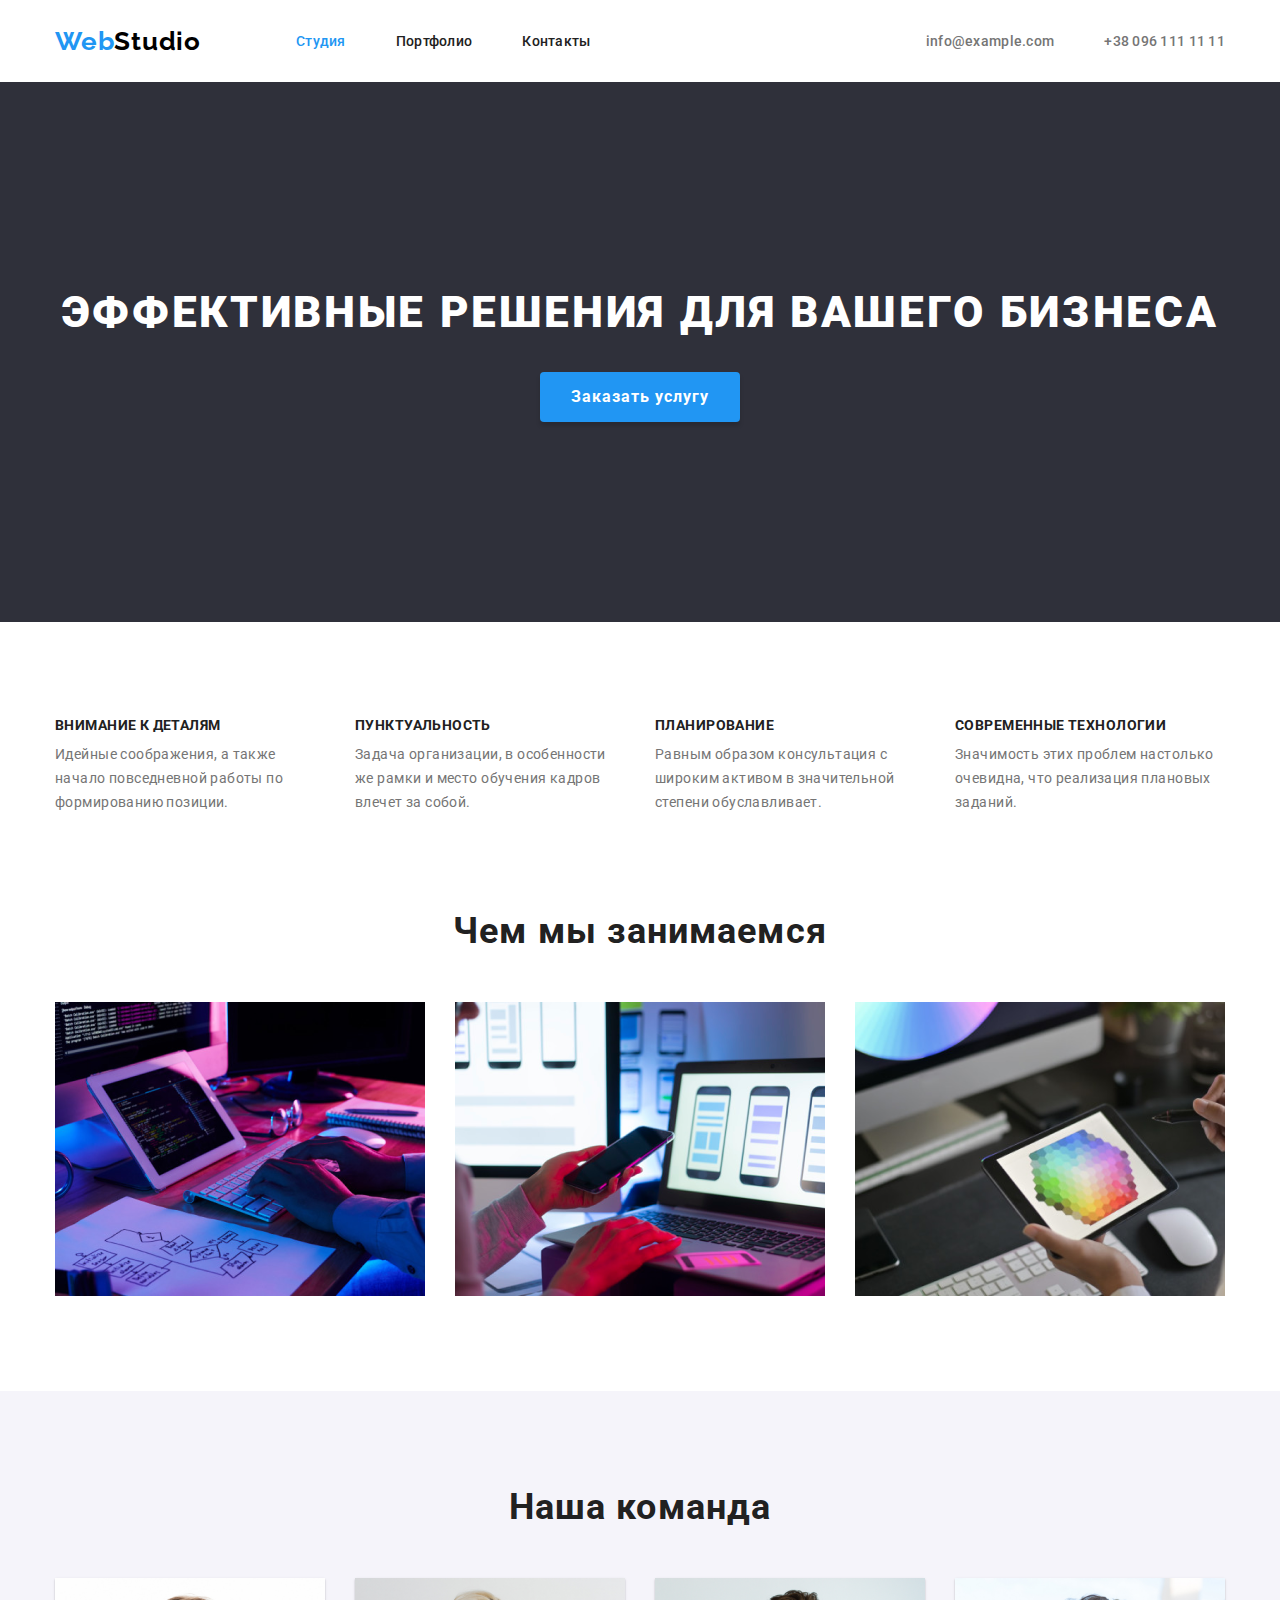
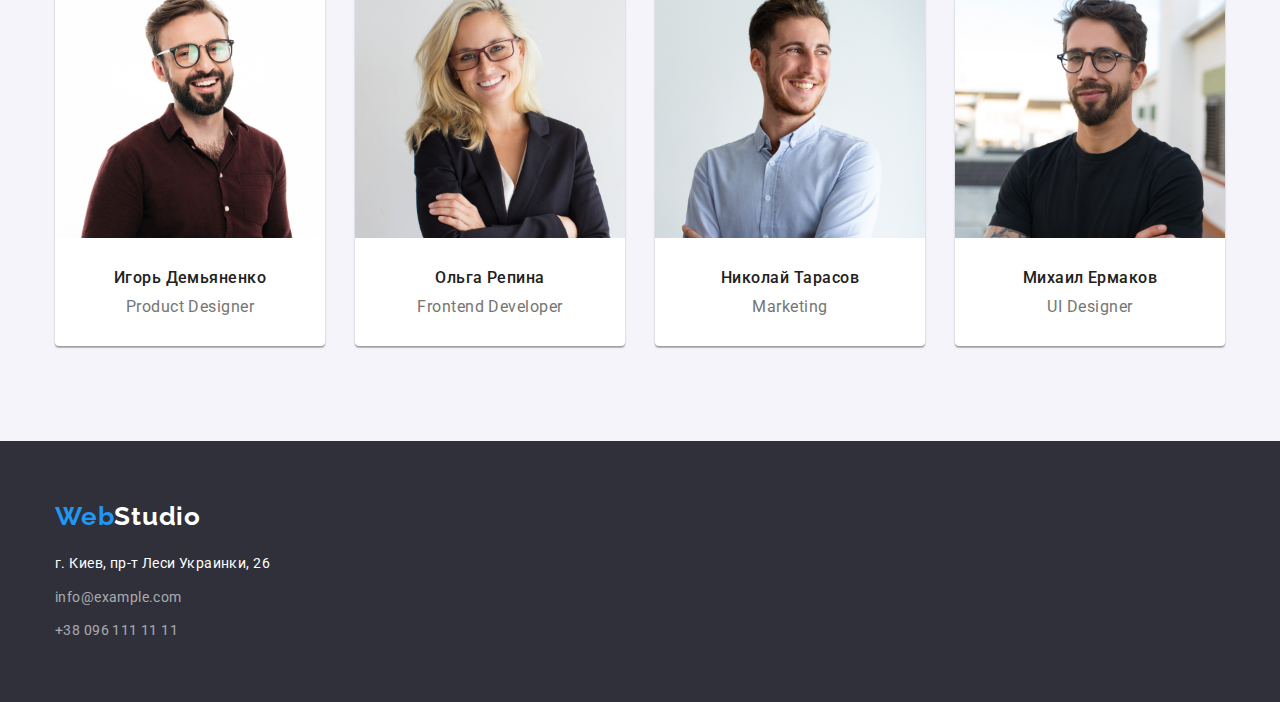
<file: index.html>
<!DOCTYPE html>
<html lang="ru">
  <head>
    <meta charset="UTF-8" />
    <meta name="viewport" content="width=device-width, initial-scale=1.0" />
    <title>WebStudio</title>
    <link rel="preconnect" href="https://fonts.gstatic.com" />
    <link
      href="https://fonts.googleapis.com/css2?family=Raleway:wght@700&family=Roboto:wght@400;500;700;900&display=swap"
      rel="stylesheet"
    />
    <link
      rel="stylesheet"
      href="https://cdnjs.cloudflare.com/ajax/libs/modern-normalize/1.0.0/modern-normalize.min.css"
    />
    <link rel="stylesheet" href="./css/style.css" />
  </head>

  <body class="page">
    <!--Верхняя линия-->
    <header class="header-main">
      <div class="main-nav container">
        <nav class="navigation">
          <a class="logo-main link" href="./">
            <span class="logo-blue">Web</span>Studio
          </a>

          <ul class="site-nav">
            <li class="site-nav-list list">
              <a class="site-nav-link link" href="./index.html">
                <span class="studio-blue">Студия</span>
              </a>
            </li>
            <li class="site-nav-list list">
              <a class="site-nav-link link" href="./portfolio.html"
                >Портфолио</a
              >
            </li>
            <li class="site-nav-list list">
              <a class="site-nav-link link" href="#">Контакты</a>
            </li>
          </ul>
        </nav>

        <ul class="contacts">
          <li class="contacts-list list">
            <a class="contacts-link link" href="mailto:info@example.com"
              >info@example.com</a
            >
          </li>
          <li class="contacts-list list">
            <a class="contacts-link link" href="tel:+380961111111"
              >+38 096 111 11 11</a
            >
          </li>
        </ul>
      </div>
    </header>

    <!--Шапка-->
    <main class="main-info">
      <section class="hero">
        <div class="container">
          <h1 class="hero-title">Эффективные решения для вашего бизнеса</h1>
          <button class="hero-btn border-btn" type="button">
            Заказать услугу
          </button>
        </div>
      </section>

      <!--Особенности-->
      <section class="features">
        <div class="container">
          <h2 hidden>Особенности и преимущества</h2>
          <ul class="features-list">
            <li class="features-list-item list">
              <h3 class="features-title">Внимание к деталям</h3>
              <p class="features-text">
                Идейные соображения, а также начало повседневной работы по
                формированию позиции.
              </p>
            </li>

            <li class="features-list-item list">
              <h3 class="features-title">Пунктуальность</h3>
              <p class="features-text">
                Задача организации, в особенности же рамки и место обучения
                кадров влечет за собой.
              </p>
            </li>

            <li class="features-list-item list">
              <h3 class="features-title">Планирование</h3>
              <p class="features-text">
                Равным образом консультация с широким активом в значительной
                степени обуславливает.
              </p>
            </li>

            <li class="features-list-item list">
              <h3 class="features-title">Современные технологии</h3>
              <p class="features-text">
                Значимость этих проблем настолько очевидна, что реализация
                плановых заданий.
              </p>
            </li>
          </ul>
        </div>
      </section>

      <!--Чем мы занимаемся-->
      <section class="what-we-do">
        <div class="container">
          <h2 class="title-for-two-blocks">Чем мы занимаемся</h2>
          <ul class="what-we-do-list">
            <li class="what-we-do-item list">
              <img
                class="what-we-do-img"
                src="./img/what-are-we-doing/writin-code.png"
                alt="Программист пишет код"
                width="370"
                height="294"
              />
            </li>

            <li class="what-we-do-item list">
              <img
                class="what-we-do-img"
                src="./img/what-are-we-doing/work-with-mobile-applications.png"
                alt="Дизайнер выбирает оформление мобильного приложения"
                width="370"
                height="294"
              />
            </li>

            <li class="what-we-do-item list">
              <img
                class="what-we-do-img"
                src="./img/what-are-we-doing/web-design.png"
                alt="Дизайнер выбирает цвета на планшете"
                width="370"
                height="294"
              />
            </li>
          </ul>
        </div>
      </section>

      <!--Наша команда-->
      <section class="our-team">
        <div class="container">
          <h2 class="title-for-two-blocks">Наша команда</h2>
          <ul class="our-team-list">
            <li class="our-team-item list">
              <img
                class="our-team-img"
                src="./img/our-team/igor-demyanenko.jpg"
                alt="Игорь Демьяненко"
                width="270"
                height="260"
              />
              <div class="our-team-description">
                <h3 class="our-team-title">Игорь Демьяненко</h3>
                <p class="our-team-prof" lang="en">Product Designer</p>
              </div>
            </li>

            <li class="our-team-item list">
              <img
                class="our-team-img"
                src="./img/our-team/olga-repina.jpg"
                alt="Ольга Репина"
                width="270"
                height="260"
              />
              <div class="our-team-description">
                <h3 class="our-team-title">Ольга Репина</h3>
                <p class="our-team-prof" lang="en">Frontend Developer</p>
              </div>
            </li>

            <li class="our-team-item list">
              <img
                class="our-team-img"
                src="./img/our-team/nikolay-tarasov.jpg"
                alt="Николай Тарасов"
                width="270"
                height="260"
              />
              <div class="our-team-description">
                <h3 class="our-team-title">Николай Тарасов</h3>
                <p class="our-team-prof" lang="en">Marketing</p>
              </div>
            </li>

            <li class="our-team-item list">
              <img
                class="our-team-img"
                src="./img/our-team/mikhail-yermakov.jpg"
                alt="Михаил Ермаков"
                width="270"
                height="260"
              />
              <div class="our-team-description">
                <h3 class="our-team-title">Михаил Ермаков</h3>
                <p class="our-team-prof" lang="en">UI Designer</p>
              </div>
            </li>
          </ul>
        </div>
      </section>
    </main>

    <!--Подвал-->
    <footer class="basement">
      <div class="container">
        <a class="logo-main basement-logo link" href="./">
          <span class="logo-blue">Web</span>Studio
        </a>

        <address class="address-text address">
          г. Киев, пр-т Леси Украинки, 26
        </address>

        <ul class="basement-contacts-list">
          <li class="basement-contacts-item list">
            <a
              class="basement-contacts-link link"
              href="mailto:info@example.com"
              >info@example.com
            </a>
          </li>
          <li class="basement-contacts-item list">
            <a class="basement-contacts-link link" href="tel:+380961111111"
              >+38 096 111 11 11
            </a>
          </li>
        </ul>
      </div>
    </footer>
  </body>
</html>
</file>
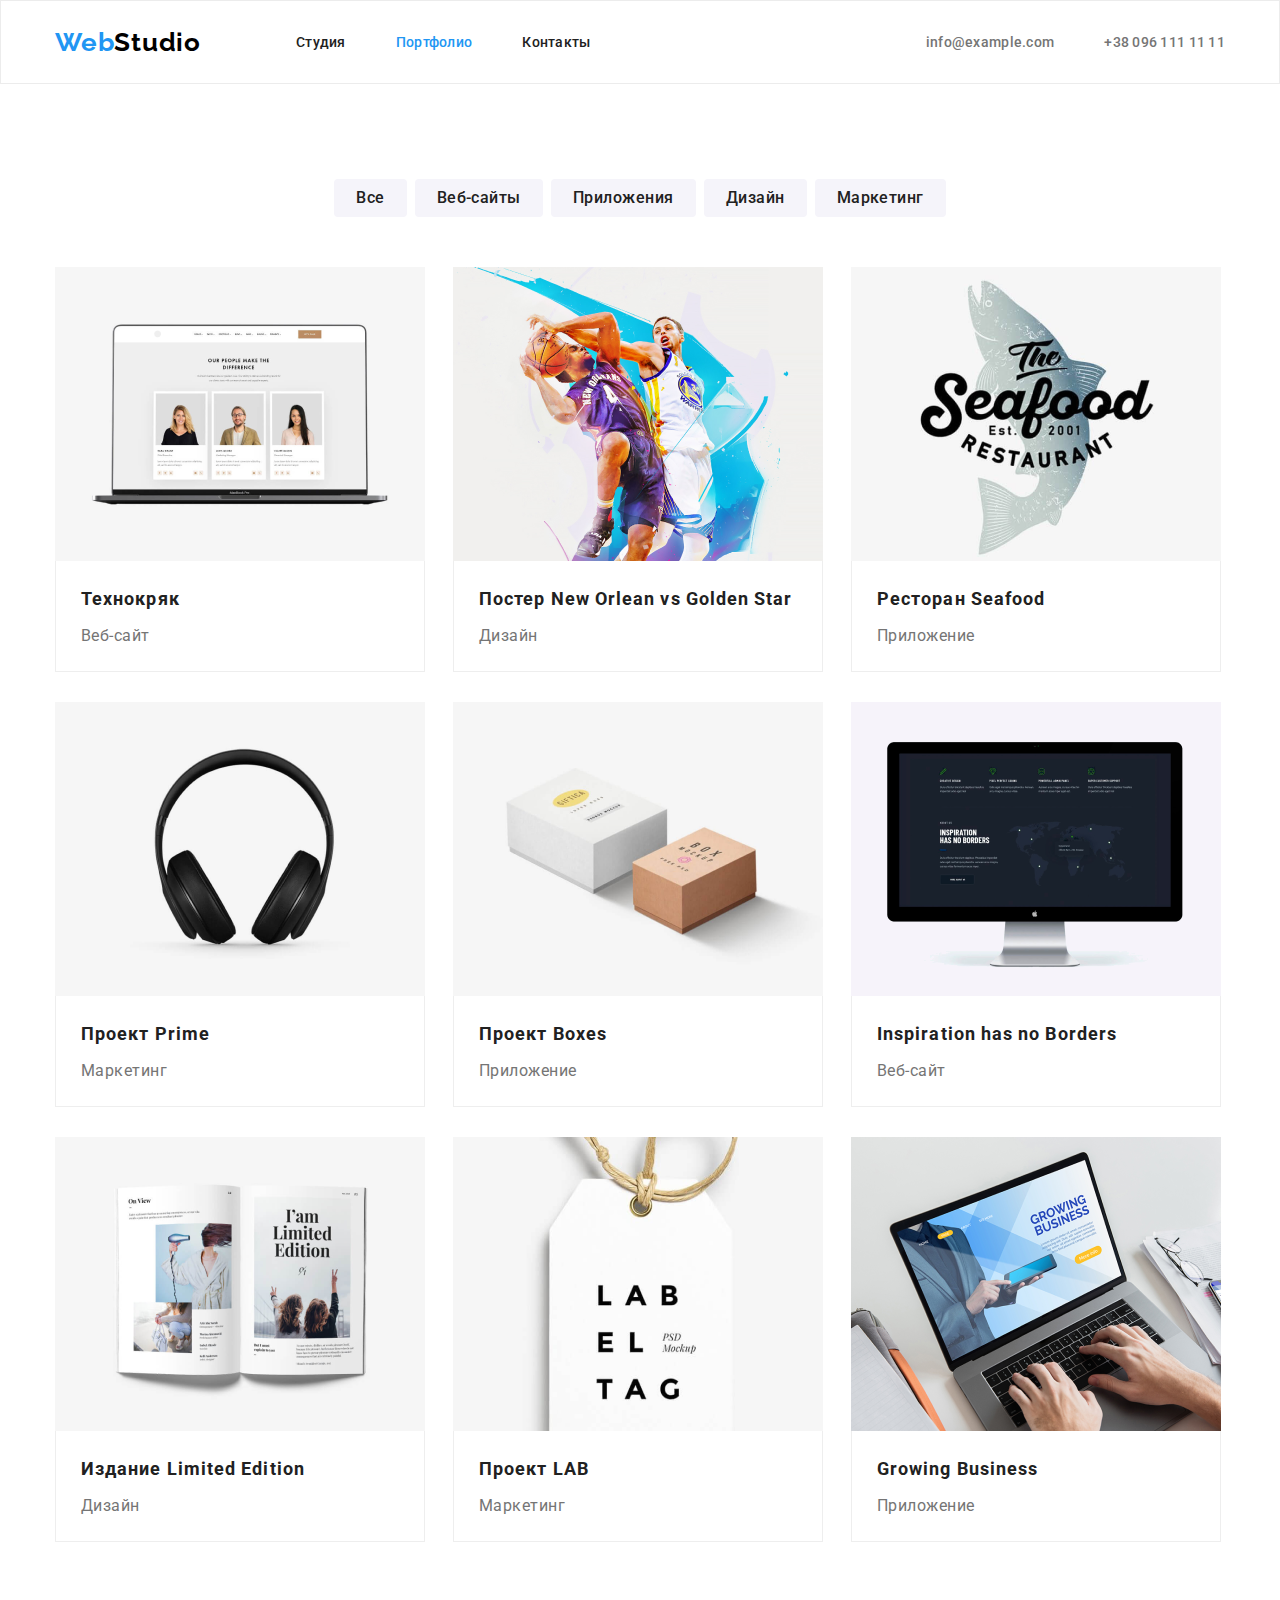
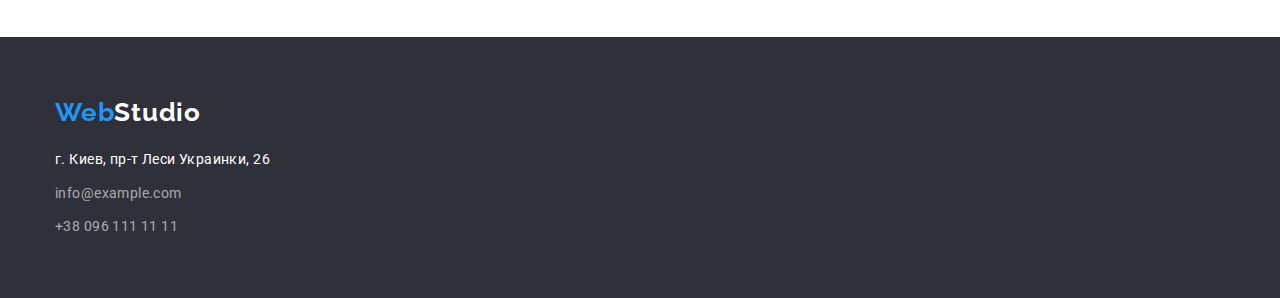
<file: portfolio.html>
<!DOCTYPE html>
<html lang="ru">
  <head>
    <meta charset="UTF-8" />
    <meta name="viewport" content="width=device-width, initial-scale=1.0" />
    <title>WebStudio</title>
    <link rel="preconnect" href="https://fonts.gstatic.com" />
    <link
      href="https://fonts.googleapis.com/css2?family=Raleway:wght@700&family=Roboto:wght@400;500;700;900&display=swap"
      rel="stylesheet"
    />
    <link
      rel="stylesheet"
      href="https://cdnjs.cloudflare.com/ajax/libs/modern-normalize/1.0.0/modern-normalize.min.css"
    />
    <link rel="stylesheet" href="./css/style.css" />
  </head>

  <body class="page-portfolio">
    <!--Верхняя линия-->
    <header class="header-main portfolio-border">
      <div class="container">
        <nav class="navigation">
          <a class="logo-main logo-portfolio link" href="./">
            <span class="logo-blue">Web</span>Studio
          </a>

          <ul class="site-nav">
            <li class="site-nav-list list">
              <a class="site-nav-link link" href="./index.html">Студия</a>
            </li>
            <li class="site-nav-list list">
              <a class="site-nav-link link" href="./portfolio.html">
                <span class="portfolio-blue">Портфолио</span>
              </a>
            </li>
            <li class="site-nav-list list">
              <a class="site-nav-link link" href="#">Контакты</a>
            </li>
          </ul>
        </nav>

        <ul class="contacts">
          <li class="contacts-list list">
            <a class="contacts-link link" href="mailto:info@example.com"
              >info@example.com</a
            >
          </li>
          <li class="contacts-list list">
            <a class="contacts-link link" href="tel:+380961111111"
              >+38 096 111 11 11</a
            >
          </li>
        </ul>
      </div>
    </header>

    <!--Блок Портфолио-->
    <main class="main-portfolio">
      <section class="section-portfolio">
        <!--Ссылки-->
        <div class="container">
          <h1 hidden>Навигация по направлениям компании WebStudio</h1>
          <ul class="portfolio-btn-item">
            <li class="portfolio-btn-list list">
              <button class="portfolio-btn border-btn" type="button">
                Все
              </button>
            </li>
            <li class="portfolio-btn-list list">
              <button class="portfolio-btn border-btn" type="button">
                Веб-сайты
              </button>
            </li>
            <li class="portfolio-btn-list list">
              <button class="portfolio-btn border-btn" type="button">
                Приложения
              </button>
            </li>
            <li class="portfolio-btn-list list">
              <button class="portfolio-btn border-btn" type="button">
                Дизайн
              </button>
            </li>
            <li class="portfolio-btn-list list">
              <button class="portfolio-btn border-btn" type="button">
                Маркетинг
              </button>
            </li>
          </ul>

          <!--Портфолио-->
          <ul class="work-examples-list">
            <li class="work-examples-item list">
              <a class="work-examples-link link" href="#">
                <img
                  class="work-examples-img"
                  src="./img/portfolio/techno-crack.png"
                  alt="Открытый MacBook Pro с изображением сотрудников"
                  height="294"
                  width="370"
                />
                <div class="description-foto">
                  <h2 class="work-examples-title">Технокряк</h2>
                  <p class="work-examples-text">Веб-сайт</p>
                </div>
              </a>
            </li>
            <li class="work-examples-item list">
              <a class="work-examples-link link" href="#">
                <img
                  class="work-examples-img"
                  src="./img/portfolio/poster.png"
                  alt="Играют в баскетбол - защитник блокирует нападающего"
                  height="294"
                  width="370"
                />
                <div class="description-foto">
                  <h2 class="work-examples-title">
                    Постер New Orlean vs Golden Star
                  </h2>
                  <p class="work-examples-text">Дизайн</p>
                </div>
              </a>
            </li>
            <li class="work-examples-item list">
              <a class="work-examples-link link" href="#">
                <img
                  class="work-examples-img"
                  src="./img/portfolio/seafood.png"
                  alt="Логотип ресторана Seafood"
                  height="294"
                  width="370"
                />
                <div class="description-foto">
                  <h2 class="work-examples-title">Ресторан Seafood</h2>
                  <p class="work-examples-text">Приложение</p>
                </div>
              </a>
            </li>
            <li class="work-examples-item list">
              <a class="work-examples-link link" href="#">
                <img
                  class="work-examples-img"
                  src="./img/portfolio/prime.png"
                  alt="Беспроводные наушники"
                  height="294"
                  width="370"
                />
                <div class="description-foto">
                  <h2 class="work-examples-title">Проект Prime</h2>
                  <p class="work-examples-text">Маркетинг</p>
                </div>
              </a>
            </li>
            <li class="work-examples-item list">
              <a class="work-examples-link link" href="#">
                <img
                  class="work-examples-img"
                  src="./img/portfolio/boxes.png"
                  alt="Две картонные коробки"
                  height="294"
                  width="370"
                />
                <div class="description-foto">
                  <h2 class="work-examples-title">Проект Boxes</h2>
                  <p class="work-examples-text">Приложение</p>
                </div>
              </a>
            </li>
            <li class="work-examples-item list">
              <a class="work-examples-link link" href="#">
                <img
                  class="work-examples-img"
                  src="./img/portfolio/inspiration-has-no-borders.png"
                  alt="Монитор Apple"
                  height="294"
                  width="370"
                />
                <div class="description-foto">
                  <h2 class="work-examples-title">
                    Inspiration has no Borders
                  </h2>
                  <p class="work-examples-text">Веб-сайт</p>
                </div>
              </a>
            </li>
            <li class="work-examples-item list">
              <a class="work-examples-link link" href="#">
                <img
                  class="work-examples-img"
                  src="./img/portfolio/limited-edition.png"
                  alt="Открытый журнал"
                  height="294"
                  width="370"
                />
                <div class="description-foto">
                  <h2 class="work-examples-title">Издание Limited Edition</h2>
                  <p class="work-examples-text">Дизайн</p>
                </div>
              </a>
            </li>
            <li class="work-examples-item list">
              <a class="work-examples-link link" href="#">
                <img
                  class="work-examples-img"
                  src="./img/portfolio/lab.png"
                  alt="Этикетка LAB"
                  height="294"
                  width="370"
                />
                <div class="description-foto">
                  <h2 class="work-examples-title">Проект LAB</h2>
                  <p class="work-examples-text">Маркетинг</p>
                </div>
              </a>
            </li>
            <li class="work-examples-item list">
              <a class="work-examples-link link" href="#">
                <img
                  class="work-examples-img"
                  src="./img/portfolio/growing-business.png"
                  alt="Человек печатает на ноутбуке"
                  height="294"
                  width="370"
                />
                <div class="description-foto">
                  <h2 class="work-examples-title">Growing Business</h2>
                  <p class="work-examples-text">Приложение</p>
                </div>
              </a>
            </li>
          </ul>
        </div>
      </section>
    </main>

    <!--Подвал-->
    <footer class="basement">
      <div class="container">
        <a class="logo-main basement-logo link" href="./">
          <span class="logo-blue">Web</span>Studio
        </a>

        <address class="address-text address">
          г. Киев, пр-т Леси Украинки, 26
        </address>

        <ul class="basement-contacts-list">
          <li class="basement-contacts-item list">
            <a
              class="basement-contacts-link link"
              href="mailto:info@example.com"
              >info@example.com
            </a>
          </li>
          <li class="basement-contacts-item list">
            <a class="basement-contacts-link link" href="tel:+380961111111"
              >+38 096 111 11 11
            </a>
          </li>
        </ul>
      </div>
    </footer>
  </body>
</html>
</file>
<file: css/style.css>
*,
*::before,
*::after {
  box-sizing: inherit;
}

/* ======== DECORATION RESET ========= */

h1,
h2,
h3,
h4,
h5,
h6,
p {
  margin: 0;
}

ul,
ol {
  margin: 0;
  padding: 0;
}

img {
  display: block;
}

.link {
  text-decoration: none;
}

.list {
  list-style-type: none;
}

.address {
  font-style: normal;
}

/* ======== DECORATION RESET END ========= */

:root {
  --text-font: 'Roboto', sans-serif;
  --text-main-color: #757575;
  --text-head-color: #212121;
  --accent-color: #2196f3;
  --white-color: #ffffff;
  --black-color: #000000;
  --contacts-color: rgba(255, 255, 255, 0.6);
  --background-main: #2f303a;
  --background-team: #f5f4fa;
  --border-work-examples: #eeeeee;
  --portfolio-border: #ececec;
  --hero-shadow: 0px 4px 4px rgba(0, 0, 0, 0.15);
  --our-team-shadow: 0px 1px 3px rgba(0, 0, 0, 0.12),
    0px 1px 1px rgba(0, 0, 0, 0.14), 0px 2px 1px rgba(0, 0, 0, 0.2);
}

body {
  font-family: var(--text-font);
  color: var(--text-main-color);
}

/* ======== REPEATING STYLES ========= */

.title-for-two-blocks {
  font-weight: 700;
  font-size: 36px;
  line-height: 1.167;
  text-align: center;
  letter-spacing: 0.03em;
  color: var(--text-head-color);
  margin-bottom: 50px;
}

.container {
  width: 1170px;
  /* padding-left: 15px;
  padding-right: 15px; */
  margin-right: auto;
  margin-left: auto;
  /* outline: 2px solid red; */
}

.border-btn {
  border-radius: 4px;
  border: 0px;
  cursor: pointer;
  text-align: center;
}

.visually-hidden {
  position: absolute;
  clip: rect(0 0 0 0);
  width: 1px;
  height: 1px;
  margin: -1px;
}
/* ======== REPEATING STYLES END ========= */

/* ======== BLOCK LOGO ========= */

.logo-main {
  font-family: Raleway;
  font-weight: 700;
  font-size: 26px;
  line-height: 1.192;
  letter-spacing: 0.03em;
  color: var(--black-color);
  margin-right: 95px;
}

.container .basement-logo {
  display: inline-block;
  margin-right: 0px;
  margin-bottom: 20px;
  color: var(--white-color);
}

.logo-portfolio {
  color: var(--black-color);
}

.logo-blue {
  color: var(--accent-color);
}

/* ======== BLOCK LOGO END ========= */

/* ======== BLOCK NAVIGATION ========= */

.site-nav-link {
  font-weight: 500;
  font-size: 14px;
  line-height: 1.143;
  letter-spacing: 0.02em;
  color: var(--text-head-color);
}

.studio-blue {
  color: var(--accent-color);
}

.portfolio-blue {
  color: var(--accent-color);
}

.site-nav-link:hover,
.site-nav-link:focus {
  color: var(--accent-color);
}

.header-main .container {
  display: flex;
  align-items: center;
}

.navigation {
  display: flex;
  align-items: center;
}

.site-nav {
  display: flex;
  align-items: center;
}

.main-nav {
  display: flex;
  align-items: center;
}

.site-nav-list:not(:last-child) {
  margin-right: 50px;
}

.site-nav-link {
  display: flex;
  padding-top: 33px;
  padding-bottom: 33px;
}
/* ======== BLOCK NAVIGATION END ========= */

/* ======== BLOCK CONTACTS ========= */

.contacts-link {
  font-weight: 500;
  font-size: 14px;
  line-height: 1.143;
  letter-spacing: 0.02em;
  color: var(--text-main-color);
}

.contacts-list:not(:last-child) {
  margin-right: 50px;
}

.contacts-link:hover,
.contacts-link:focus {
  color: var(--accent-color);
}

.contacts {
  display: flex;
  align-items: center;
  margin-left: auto;
}

/* ======== BLOCK CONTACTS END ========= */

/* ======== HERO BLOCK ========= */

.hero-title {
  font-weight: 900;
  font-size: 44px;
  line-height: 1.364;
  letter-spacing: 0.06em;
  text-transform: uppercase;
  color: var(--white-color);
  margin-bottom: 30px;
}

.hero-container {
  max-width: 695px;
  margin-right: auto;
  margin-left: auto;
}

.hero-btn {
  font-weight: 700;
  font-size: 16px;
  line-height: 1.875;
  align-items: center;
  letter-spacing: 0.06em;
  color: var(--white-color);
  background-color: var(--accent-color);
  box-shadow: var(--hero-shadow);
  padding: 10px 15px;
  min-width: 170px;
}

.hero {
  background-color: var(--background-main);
  padding-top: 200px;
  padding-bottom: 200px;
  text-align: center;
}

/* ======== HERO BLOCK END ========= */

/* ======== FEATURES BLOCK ========= */

.features-title {
  font-weight: 700;
  font-size: 14px;
  line-height: 1.143;
  letter-spacing: 0.03em;
  text-transform: uppercase;
  color: var(--text-head-color);
  margin-bottom: 10px;
}

.features-text {
  font-weight: 400;
  font-size: 14px;
  line-height: 1.714;
  letter-spacing: 0.03em;
}

.features-list {
  display: flex;
}

.features-list-item:not(:last-child) {
  margin-right: 30px;
}

.features-list-item {
  width: 270px;
}

.features {
  padding-top: 95px;
  padding-bottom: 95px;
}

/* =====  === FEATURES BLOCK END ========= */

/* ======== WHAT WE DO BLOCK ========= */

.what-we-do-list {
  display: flex;
}

.what-we-do-item:not(:last-child) {
  margin-right: 30px;
}

.what-we-do {
  padding-bottom: 95px;
}

/* ======== WHAT WE DO BLOCK END ========= */

/* ======== OUR TEAM BLOCK ========= */

.our-team-title {
  font-weight: 500;
  font-size: 16px;
  line-height: 1.188;
  letter-spacing: 0.03em;
  color: var(--text-head-color);
  margin-bottom: 10px;
}

.our-team-prof {
  font-weight: 400;
  font-size: 16px;
  line-height: 1.188;
  letter-spacing: 0.03em;
  color: var(--text-main-color);
}

.our-team {
  padding: 95px 0;
  background-color: var(--background-team);
}

.our-team-description {
  text-align: center;
  padding: 30px 15px;
}

.our-team-item {
  width: 270px;
  background-color: var(--white-color);
  box-shadow: var(--our-team-shadow);
  border-radius: 0px 0px 4px 4px;
}

.our-team-list {
  display: flex;
}

.our-team-item:not(:last-child) {
  margin-right: 30px;
}
/* ======== OUR TEAM BLOCK END ========= */

/* ======== FOOTER ========= */

.address-text {
  font-family: var(--text-font);
  font-weight: 400;
  font-size: 14px;
  line-height: 1.714;
  letter-spacing: 0.03em;
  color: var(--white-color);
  margin-bottom: 9px;
}

.basement-contacts-link {
  font-weight: 400;
  font-size: 14px;
  line-height: 24px;
  letter-spacing: 0.03em;
  color: var(--contacts-color);
}

.address-link:hover,
.address-link:focus {
  color: var(--accent-color);
}

.basement-contacts-link:hover,
.basement-contacts-link:focus {
  color: var(--accent-color);
}

.basement {
  padding-top: 60px;
  padding-bottom: 60px;
  background-color: var(--background-main);
}

.basement-contacts-item:not(:last-child) {
  margin-bottom: 9px;
}

/* ======== FOOTER END ========= */

/* ======== PORTFOLIO LINK BLOCK ========= */

.portfolio-btn {
  font-weight: 500;
  font-size: 16px;
  line-height: 1.625;
  letter-spacing: 0.03em;
  background: var(--background-team);
  color: var(--text-head-color);
  padding: 6px 22px;
}

.portfolio-btn:hover,
.portfolio-btn:focus {
  color: var(--white-color);
  background-color: var(--accent-color);
}

.portfolio-btn-item {
  margin-bottom: 50px;
  display: flex;
  justify-content: center;
}

.portfolio-btn-list:not(:last-child) {
  margin-right: 8px;
}

.section-portfolio {
  padding-top: 95px;
  padding-bottom: 95px;
}

.portfolio-border {
  border: 1px solid var(--portfolio-border);
}
/* ======== PORTFOLIO LINK BLOCK END ========= */

/* ======== WORK EXAMPLES BLOCK ========= */

.work-examples-title {
  font-weight: 700;
  font-size: 18px;
  line-height: 2;
  letter-spacing: 0.06em;
  margin-bottom: 4px;
  color: var(--text-head-color);
}

.work-examples-text {
  font-weight: 400;
  font-size: 16px;
  line-height: 1.875;
  letter-spacing: 0.03em;
  color: var(--text-main-color);
}

.description-foto {
  padding: 20px 25px;
  min-width: 318px;
  border-right: 1px solid var(--border-work-examples);
  border-bottom: 1px solid var(--border-work-examples);
  border-left: 1px solid var(--border-work-examples);
}

/* .card {
  border: 1px solid var(--border-work-examples);
} */

.work-examples-item {
  display: flex;
  flex-wrap: wrap;

  margin-right: 30px;
  margin-bottom: 30px;
  width: calc((100% - 66px) / 3);
}

.work-examples-list {
  display: flex;
  flex-wrap: wrap;
}

.work-examples-item:nth-child(3n) {
  margin-right: 0px;
}

.work-examples-item:nth-last-child(-n + 3) {
  margin-bottom: 0;
}

/* alternative */

/* .work-examples-item:not(:nth-child(3n)) {
  margin-right: 30px;
} */

/* .work-examples-item:not(:nth-last-child(-n + 3)) {
  margin-bottom: 30px;
} */

/* ======== WORK EXAMPLES BLOCK END ========= */ ;
</file>
